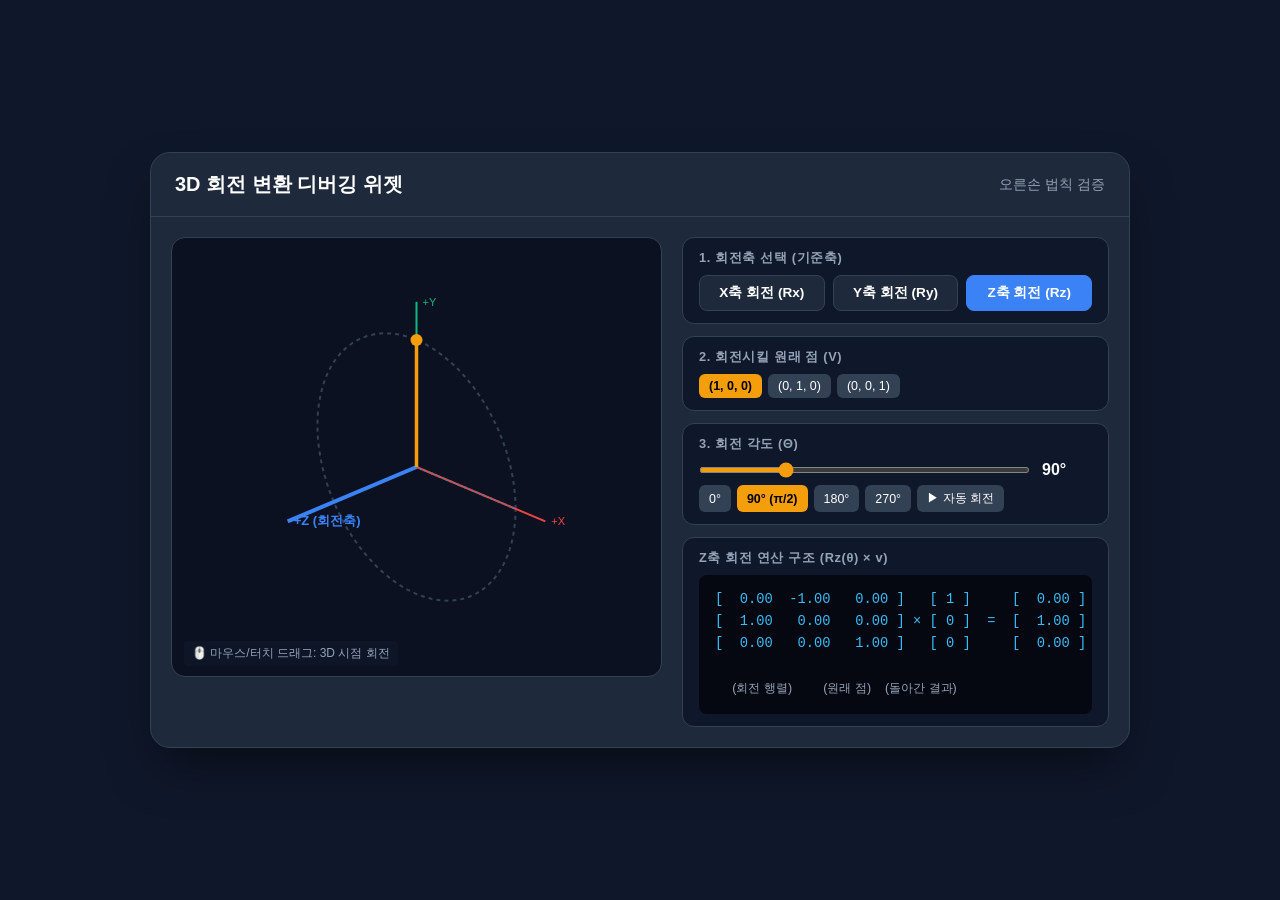
<file: 2026/08/2026-08-27_multi_axis_rotation_widget.html>
<!DOCTYPE html>
<html lang="ko">
<head>
  <meta charset="UTF-8">
  <meta name="viewport" content="width=device-width, initial-scale=1.0">
  <title>3D 회전 변환 디버깅 위젯</title>
  <style>
    :root {
      --bg: #0f172a;
      --card-bg: #1e293b;
      --accent-x: #ef4444;
      --accent-y: #10b981;
      --accent-z: #3b82f6;
      --accent-vec: #f59e0b;
      --text-main: #f8fafc;
      --text-muted: #94a3b8;
    }
    * { box-sizing: border-box; margin: 0; padding: 0; font-family: 'Pretendard', -apple-system, sans-serif; }
    body { background: var(--bg); color: var(--text-main); display: flex; justify-content: center; align-items: center; min-height: 100vh; padding: 20px; }
    .widget-container { background: var(--card-bg); width: 100%; max-width: 980px; border-radius: 20px; border: 1px solid #334155; box-shadow: 0 25px 50px -12px rgba(0,0,0,0.5); overflow: hidden; display: flex; flex-direction: column; }
    .header { padding: 18px 24px; border-bottom: 1px solid #334155; display: flex; justify-content: space-between; align-items: center; }
    .header h1 { font-size: 1.25rem; font-weight: 700; color: #fff; }
    .content-grid { display: grid; grid-template-columns: 1.15fr 1fr; gap: 20px; padding: 20px; }
    .canvas-box { position: relative; min-width: 0; background: #0b1120; border-radius: 14px; border: 1px solid #334155; height: 440px; display: flex; justify-content: center; align-items: center; overflow: hidden; }
    canvas { width: 100%; height: 100%; cursor: grab; touch-action: none; }
    canvas:active { cursor: grabbing; }
    .canvas-tip { position: absolute; bottom: 10px; left: 12px; font-size: 0.75rem; color: var(--text-muted); pointer-events: none; background: rgba(15,23,42,0.7); padding: 4px 8px; border-radius: 4px; }
    .panel { min-width: 0; display: flex; flex-direction: column; gap: 12px; }
    .card { min-width: 0; background: #0f172a; border-radius: 12px; padding: 12px 16px; border: 1px solid #334155; }
    .card-title { font-size: 0.8rem; color: var(--text-muted); font-weight: 600; margin-bottom: 8px; text-transform: uppercase; letter-spacing: 0.05em; }
    .axis-selector { display: grid; grid-template-columns: repeat(3, minmax(0, 1fr)); gap: 8px; }
    .axis-btn { padding: 8px 0; border: 1px solid #334155; background: #1e293b; color: #fff; border-radius: 8px; font-weight: 700; cursor: pointer; transition: 0.2s; font-size: 0.85rem; }
    .axis-btn.active-x { background: var(--accent-x); border-color: var(--accent-x); }
    .axis-btn.active-y { background: var(--accent-y); border-color: var(--accent-y); }
    .axis-btn.active-z { background: var(--accent-z); border-color: var(--accent-z); }
    .slider-row { display: flex; align-items: center; gap: 12px; margin-top: 4px; }
    input[type=range] { flex: 1; accent-color: var(--accent-vec); height: 6px; border-radius: 3px; cursor: pointer; }
    .btn-group { display: flex; gap: 6px; margin-top: 6px; flex-wrap: wrap; }
    button.sub-btn { background: #334155; color: #fff; border: none; padding: 5px 10px; border-radius: 6px; font-size: 0.78rem; cursor: pointer; transition: 0.2s; }
    button.sub-btn:hover { background: #475569; }
    button.sub-btn.active { background: var(--accent-vec); color: #000; font-weight: bold; }
    .matrix-display { font-family: 'Consolas', 'Courier New', monospace; font-size: 0.86rem; line-height: 1.6; color: #38bdf8; background: #050811; padding: 14px 16px; border-radius: 8px; white-space: pre; overflow-x: auto; }
    .matrix-label { color: #94a3b8; font-size: 0.78rem; }
    #matrixTitle { text-transform: none; }
    .warning-box { margin-top: 6px; font-size: 0.78rem; color: #f87171; background: rgba(239,68,68,0.1); padding: 4px 8px; border-radius: 4px; display: none; }
    @media (max-width: 820px) {
      .content-grid { grid-template-columns: minmax(0, 1fr); }
    }
    @media (max-width: 480px) {
      body { padding: 8px; align-items: flex-start; }
      .widget-container { border-radius: 14px; }
      .header { padding: 14px 16px; gap: 6px; flex-direction: column; align-items: flex-start; }
      .content-grid { gap: 12px; padding: 12px; }
      .canvas-box { height: min(88vw, 360px); }
      .card { padding: 12px; }
      .axis-selector { gap: 6px; }
      .axis-btn { padding: 8px 4px; font-size: 0.78rem; }
      .matrix-display { padding: 12px 10px; font-size: 0.74rem; }
      .matrix-label { font-size: 0.7rem; }
    }
  </style>
</head>
<body>

<div class="widget-container">
  <div class="header">
    <h1>3D 회전 변환 디버깅 위젯</h1>
    <div style="font-size: 0.85rem; color: var(--text-muted);">오른손 법칙 검증</div>
  </div>

  <div class="content-grid">
    <div class="canvas-box">
      <canvas id="viewCanvas"></canvas>
      <div class="canvas-tip">🖱️ 마우스/터치 드래그: 3D 시점 회전</div>
    </div>

    <div class="panel">
      <!-- 1. 회전축 선택 -->
      <div class="card">
        <div class="card-title">1. 회전축 선택 (기준축)</div>
        <div class="axis-selector">
          <button class="axis-btn" id="btnAxisX" onclick="setAxis('X')">X축 회전 (Rx)</button>
          <button class="axis-btn" id="btnAxisY" onclick="setAxis('Y')">Y축 회전 (Ry)</button>
          <button class="axis-btn active-z" id="btnAxisZ" onclick="setAxis('Z')">Z축 회전 (Rz)</button>
        </div>
      </div>

      <!-- 2. 원래 점 선택 -->
      <div class="card">
        <div class="card-title">2. 회전시킬 원래 점 (v)</div>
        <div class="btn-group" id="vecButtonGroup">
          <button class="sub-btn active" id="btnV1" onclick="setBaseVec([1,0,0])">(1, 0, 0)</button>
          <button class="sub-btn" id="btnV2" onclick="setBaseVec([0,1,0])">(0, 1, 0)</button>
          <button class="sub-btn" id="btnV3" onclick="setBaseVec([0,0,1])">(0, 0, 1)</button>
        </div>
        <div class="warning-box" id="axisWarn">⚠️ 선택한 점이 회전축과 일치하여 점이 회전하지 않습니다!</div>
      </div>

      <!-- 3. 각도 조절 및 동적 버튼 -->
      <div class="card">
        <div class="card-title">3. 회전 각도 (θ)</div>
        <div class="slider-row">
          <input type="range" id="angleSlider" min="0" max="360" value="90">
          <span id="angleText" style="font-weight: bold; width: 50px;">90°</span>
        </div>
        <div class="btn-group" id="angleButtonGroup">
          <button class="sub-btn" id="btnDeg0" onclick="setAngle(0)">0°</button>
          <button class="sub-btn active" id="btnDeg90" onclick="setAngle(90)">90° (π/2)</button>
          <button class="sub-btn" id="btnDeg180" onclick="setAngle(180)">180°</button>
          <button class="sub-btn" id="btnDeg270" onclick="setAngle(270)">270°</button>
          <button class="sub-btn" id="btnAuto" onclick="toggleAuto()">▶ 자동 회전</button>
        </div>
      </div>

      <!-- 실시간 행렬 연산 구조 -->
      <div class="card">
        <div class="card-title" id="matrixTitle">Z축 회전 연산 구조</div>
        <div class="matrix-display" id="matrixDisplay"></div>
      </div>
    </div>
  </div>
</div>

<script>
  const canvas = document.getElementById('viewCanvas');
  const ctx = canvas.getContext('2d');
  const slider = document.getElementById('angleSlider');
  const angleText = document.getElementById('angleText');
  const matrixTitle = document.getElementById('matrixTitle');
  const matrixDisplay = document.getElementById('matrixDisplay');
  const axisWarn = document.getElementById('axisWarn');

  let currentAxis = 'Z';
  let baseVec = [1.0, 0.0, 0.0];
  let isAuto = false;
  let autoTimer = null;

  let camAzim = 45;
  let camElev = 25;
  let isDragging = false;
  let activePointerId = null;
  let prevMouseX = 0, prevMouseY = 0;
  let canvasWidth = 0, canvasHeight = 0;

  function resizeCanvas() {
    canvasWidth = canvas.parentElement.clientWidth || 460;
    canvasHeight = canvas.parentElement.clientHeight || 440;
    const pixelRatio = Math.max(1, window.devicePixelRatio || 1);
    const pixelWidth = Math.round(canvasWidth * pixelRatio);
    const pixelHeight = Math.round(canvasHeight * pixelRatio);

    if (canvas.width !== pixelWidth) canvas.width = pixelWidth;
    if (canvas.height !== pixelHeight) canvas.height = pixelHeight;
    ctx.setTransform(pixelRatio, 0, 0, pixelRatio, 0, 0);
  }
  window.addEventListener('resize', () => { resizeCanvas(); draw(); });

  function project3D(x, y, z, ox, oy, scale) {
    const radAzim = (camAzim * Math.PI) / 180;
    const radElev = (camElev * Math.PI) / 180;

    const x1 = x * Math.cos(radAzim) - z * Math.sin(radAzim);
    const z1 = x * Math.sin(radAzim) + z * Math.cos(radAzim);
    const y1 = y;

    const y2 = y1 * Math.cos(radElev) - z1 * Math.sin(radElev);
    return { x: ox + x1 * scale, y: oy - y2 * scale };
  }

  function getRotationMatrix(axis, theta) {
    const c = Math.cos(theta);
    const s = Math.sin(theta);
    if (axis === 'X') return [[1, 0, 0], [0, c, -s], [0, s, c]];
    if (axis === 'Y') return [[c, 0, s], [0, 1, 0], [-s, 0, c]];
    return [[c, -s, 0], [s, c, 0], [0, 0, 1]];
  }

  function multiplyMatVec(M, v) {
    return [
      M[0][0]*v[0] + M[0][1]*v[1] + M[0][2]*v[2],
      M[1][0]*v[0] + M[1][1]*v[1] + M[1][2]*v[2],
      M[2][0]*v[0] + M[2][1]*v[1] + M[2][2]*v[2]
    ];
  }

  function checkCollinear() {
    const axisIndex = { X: 0, Y: 1, Z: 2 }[currentAxis];
    const vectorLength = Math.hypot(...baseVec);
    const perpendicularLength = Math.hypot(
      ...baseVec.filter((_, index) => index !== axisIndex)
    );
    const isCollinear = vectorLength > 1e-10 && perpendicularLength < 1e-10;
    axisWarn.style.display = isCollinear ? 'block' : 'none';
  }

  // 각도 버튼 활성화 상태 실시간 동기화
  function updateAngleButtonHighlights(deg) {
    const rounded = Math.round(deg);
    const btn0 = document.getElementById('btnDeg0');
    const btn90 = document.getElementById('btnDeg90');
    const btn180 = document.getElementById('btnDeg180');
    const btn270 = document.getElementById('btnDeg270');

    if (btn0) btn0.classList.toggle('active', rounded === 0 || rounded === 360);
    if (btn90) btn90.classList.toggle('active', rounded === 90);
    if (btn180) btn180.classList.toggle('active', rounded === 180);
    if (btn270) btn270.classList.toggle('active', rounded === 270);
  }

  function draw() {
    if (!canvasWidth || !canvasHeight) resizeCanvas();
    ctx.clearRect(0, 0, canvasWidth, canvasHeight);
    const ox = canvasWidth / 2;
    const oy = canvasHeight / 2 + 10;
    const scale = Math.min(canvasWidth, canvasHeight) * 0.32;

    const deg = parseFloat(slider.value);
    const rad = (deg * Math.PI) / 180;

    const M = getRotationMatrix(currentAxis, rad);
    const vRot = multiplyMatVec(M, baseVec);

    // 회전 궤적
    ctx.beginPath();
    ctx.strokeStyle = '#334155';
    ctx.lineWidth = 2;
    ctx.setLineDash([4, 4]);
    for (let a = 0; a <= 360; a += 5) {
      const r = (a * Math.PI) / 180;
      const mTemp = getRotationMatrix(currentAxis, r);
      const pTemp = multiplyMatVec(mTemp, baseVec);
      const pt = project3D(pTemp[0], pTemp[1], pTemp[2], ox, oy, scale);
      if (a === 0) ctx.moveTo(pt.x, pt.y);
      else ctx.lineTo(pt.x, pt.y);
    }
    ctx.stroke();
    ctx.setLineDash([]);

    // 축 렌더링
    function drawAxisLine(target, color, label, isCurrentAxis) {
      const p = project3D(target[0], target[1], target[2], ox, oy, scale);
      ctx.beginPath();
      ctx.strokeStyle = color;
      ctx.lineWidth = isCurrentAxis ? 4 : 2;
      ctx.moveTo(ox, oy);
      ctx.lineTo(p.x, p.y);
      ctx.stroke();

      ctx.fillStyle = color;
      ctx.font = isCurrentAxis ? 'bold 13px sans-serif' : '11px sans-serif';
      ctx.fillText(label + (isCurrentAxis ? ' (회전축)' : ''), p.x + 6, p.y + 4);
    }

    drawAxisLine([1.3, 0, 0], '#ef4444', '+X', currentAxis === 'X');
    drawAxisLine([0, 1.3, 0], '#10b981', '+Y', currentAxis === 'Y');
    drawAxisLine([0, 0, 1.3], '#3b82f6', '+Z', currentAxis === 'Z');

    // 원래 벡터
    const pOrig = project3D(baseVec[0], baseVec[1], baseVec[2], ox, oy, scale);
    ctx.beginPath();
    ctx.strokeStyle = '#64748b';
    ctx.lineWidth = 2;
    ctx.setLineDash([2, 2]);
    ctx.moveTo(ox, oy);
    ctx.lineTo(pOrig.x, pOrig.y);
    ctx.stroke();
    ctx.setLineDash([]);

    // 회전된 벡터
    const pVec = project3D(vRot[0], vRot[1], vRot[2], ox, oy, scale);
    ctx.beginPath();
    ctx.strokeStyle = '#f59e0b';
    ctx.lineWidth = 3.5;
    ctx.moveTo(ox, oy);
    ctx.lineTo(pVec.x, pVec.y);
    ctx.stroke();

    ctx.beginPath();
    ctx.fillStyle = '#f59e0b';
    ctx.arc(pVec.x, pVec.y, 6, 0, Math.PI * 2);
    ctx.fill();

    // UI 및 수식 업데이트
    angleText.innerText = `${deg.toFixed(0)}°`;
    matrixTitle.innerText = `${currentAxis}축 회전 연산 구조 (R${currentAxis.toLowerCase()}(θ) × v)`;

    const fmt = (num) => (Math.abs(num) < 1e-4 ? 0 : num).toFixed(2).padStart(5, ' ');
    const r0 = `[ ${fmt(M[0][0])}  ${fmt(M[0][1])}  ${fmt(M[0][2])} ]   [ ${baseVec[0]} ]     [ ${fmt(vRot[0])} ]`;
    const r1 = `[ ${fmt(M[1][0])}  ${fmt(M[1][1])}  ${fmt(M[1][2])} ] × [ ${baseVec[1]} ]  =  [ ${fmt(vRot[1])} ]`;
    const r2 = `[ ${fmt(M[2][0])}  ${fmt(M[2][1])}  ${fmt(M[2][2])} ]   [ ${baseVec[2]} ]     [ ${fmt(vRot[2])} ]`;
    const rLabel = `<span class="matrix-label">     (회전 행렬)         (원래 점)    (돌아간 결과)</span>`;

    matrixDisplay.innerHTML = `${r0}\n${r1}\n${r2}\n\n${rLabel}`;

    // 상태 체크 및 버튼 하이라이트 동기화
    checkCollinear();
    updateAngleButtonHighlights(deg);
  }

  function setAxis(axis) {
    currentAxis = axis;
    document.querySelectorAll('.axis-btn').forEach(b => b.className = 'axis-btn');
    document.getElementById(`btnAxis${axis}`).classList.add(`active-${axis.toLowerCase()}`);
    draw();
  }

  function setBaseVec(v) {
    baseVec = v;
    document.querySelectorAll('#vecButtonGroup .sub-btn').forEach(b => b.classList.remove('active'));
    if (v[0] === 1) document.getElementById('btnV1').classList.add('active');
    if (v[1] === 1) document.getElementById('btnV2').classList.add('active');
    if (v[2] === 1) document.getElementById('btnV3').classList.add('active');
    draw();
  }

  function setAngle(deg) {
    if (isAuto) toggleAuto();
    slider.value = deg;
    draw();
  }

  function toggleAuto() {
    isAuto = !isAuto;
    const btn = document.getElementById('btnAuto');
    if (isAuto) {
      btn.innerText = '⏸ 정지';
      btn.classList.add('active');
      autoTimer = setInterval(() => {
        slider.value = (parseFloat(slider.value) + 1) % 360;
        draw();
      }, 25);
    } else {
      btn.innerText = '▶ 자동 회전';
      btn.classList.remove('active');
      clearInterval(autoTimer);
    }
  }

  slider.addEventListener('input', () => {
    if (isAuto) toggleAuto();
    draw();
  });

  canvas.addEventListener('pointerdown', (e) => {
    if (activePointerId !== null || (e.pointerType === 'mouse' && e.button !== 0)) return;
    isDragging = true;
    activePointerId = e.pointerId;
    prevMouseX = e.clientX;
    prevMouseY = e.clientY;
    canvas.setPointerCapture(e.pointerId);
  });

  function stopDragging(pointerId = activePointerId) {
    if (pointerId !== activePointerId) return;
    const capturedPointerId = activePointerId;
    isDragging = false;
    activePointerId = null;
    if (capturedPointerId !== null && canvas.hasPointerCapture(capturedPointerId)) {
      canvas.releasePointerCapture(capturedPointerId);
    }
  }

  canvas.addEventListener('pointerup', (e) => stopDragging(e.pointerId));
  canvas.addEventListener('pointercancel', (e) => stopDragging(e.pointerId));
  canvas.addEventListener('lostpointercapture', (e) => {
    if (e.pointerId === activePointerId) {
      isDragging = false;
      activePointerId = null;
    }
  });
  canvas.addEventListener('pointermove', (e) => {
    if (!isDragging || e.pointerId !== activePointerId) return;
    if (e.pointerType === 'mouse' && (e.buttons & 1) === 0) {
      stopDragging(e.pointerId);
      return;
    }
    camAzim = (camAzim + (e.clientX - prevMouseX) * 0.6) % 360;
    camElev = Math.max(-80, Math.min(80, camElev - (e.clientY - prevMouseY) * 0.6));
    prevMouseX = e.clientX;
    prevMouseY = e.clientY;
    draw();
  });
  window.addEventListener('blur', () => stopDragging());

  window.addEventListener('load', () => {
    resizeCanvas();
    draw();
  });
</script>
</body>
</html>
</file>
